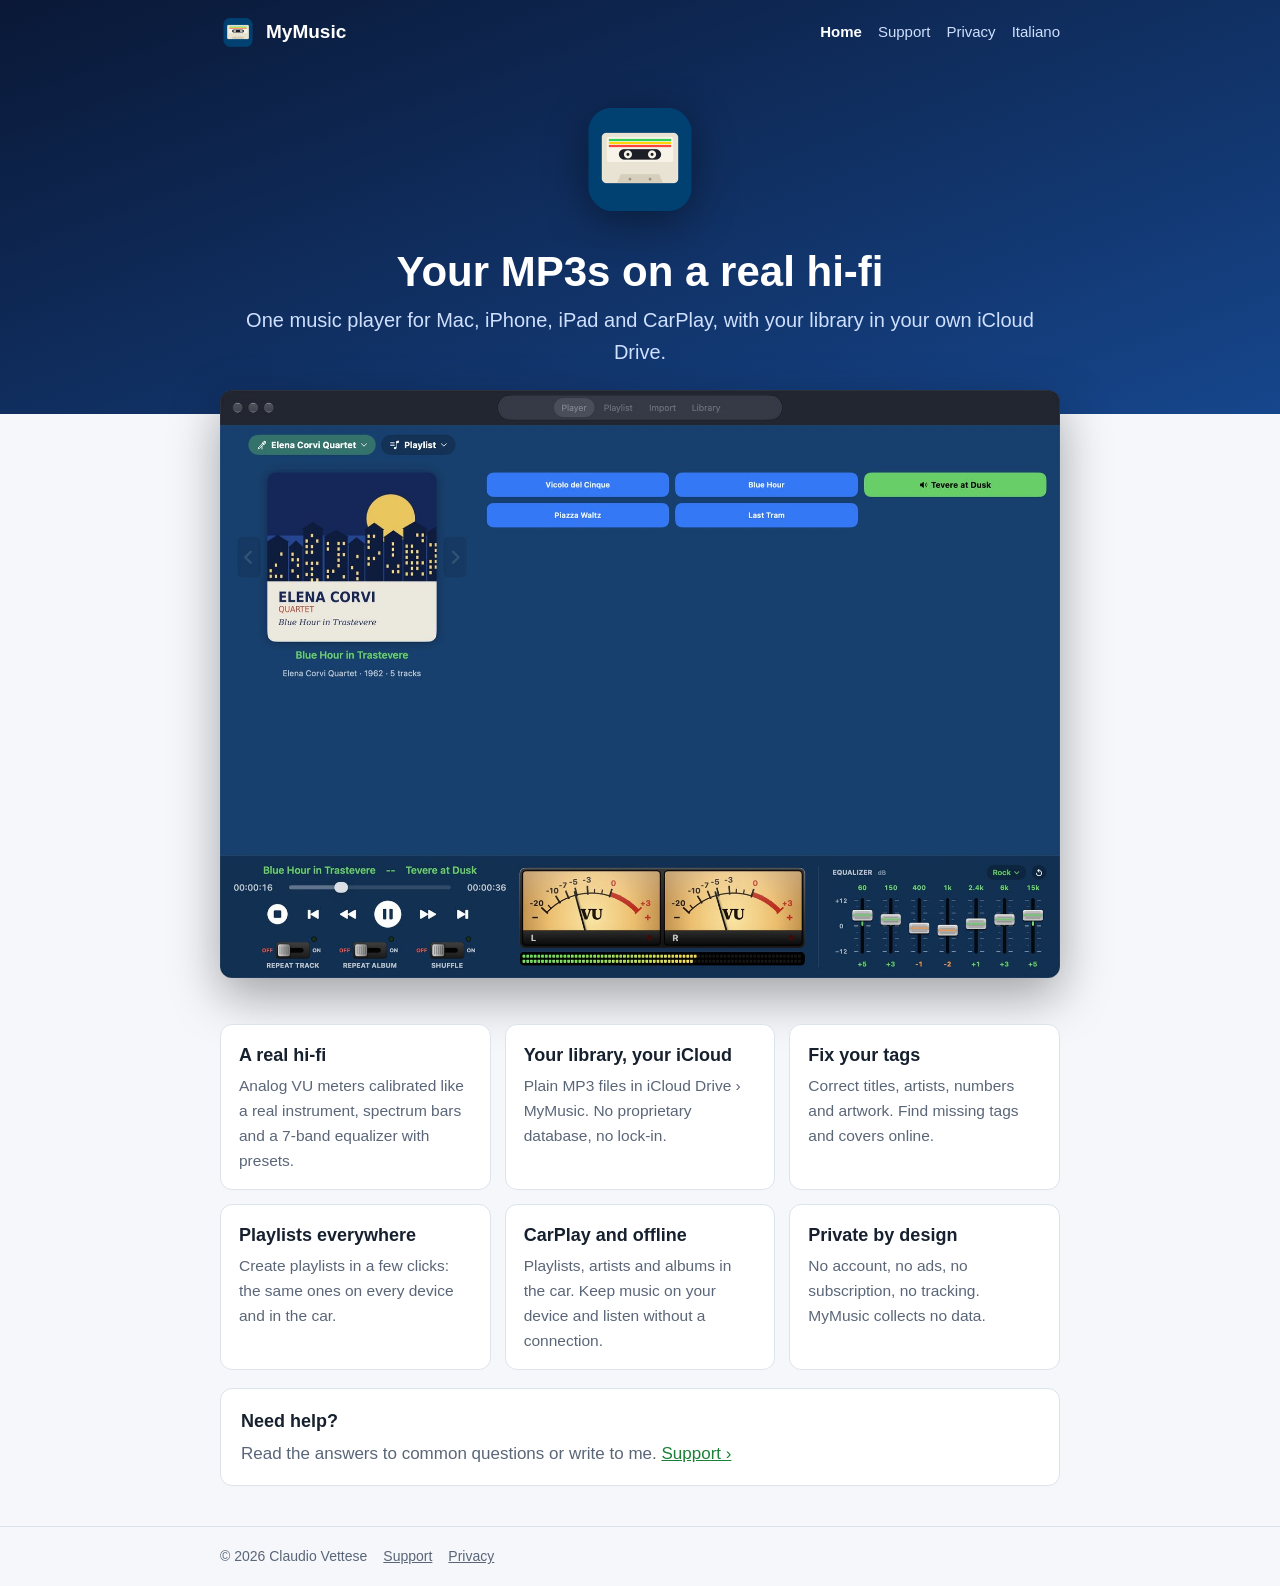
<file: index.html>
<!doctype html>
<html lang="en">
<head>
<meta charset="utf-8">
<meta name="viewport" content="width=device-width, initial-scale=1">
<title>MyMusic</title>
<meta name="description" content="MyMusic — Your MP3s on a real hi-fi">
<link rel="icon" href="icon.png">
<link rel="apple-touch-icon" href="icon.png">
<link rel="stylesheet" href="style.css">
</head>
<body>
<header>
<div class="bar"><a class="brand" href="./"><img src="icon.png" alt="">MyMusic</a>
<nav><a href="./" class=on>Home</a><a href="support.html">Support</a><a href="privacy.html">Privacy</a><a href="it/" lang="it">Italiano</a></nav></div>
<div class="hero"><img class="icon" src="icon.png" alt="MyMusic">
<h1>Your MP3s on a real hi-fi</h1><p>One music player for Mac, iPhone, iPad and CarPlay, with your library in your own iCloud Drive.</p></div></header>
<div class="shot"><img src="player.jpg" alt="MyMusic"></div>
<main><div class="grid"><div class="card"><h3>A real hi-fi</h3><p>Analog VU meters calibrated like a real instrument, spectrum bars and a 7-band equalizer with presets.</p></div><div class="card"><h3>Your library, your iCloud</h3><p>Plain MP3 files in iCloud Drive › MyMusic. No proprietary database, no lock-in.</p></div><div class="card"><h3>Fix your tags</h3><p>Correct titles, artists, numbers and artwork. Find missing tags and covers online.</p></div><div class="card"><h3>Playlists everywhere</h3><p>Create playlists in a few clicks: the same ones on every device and in the car.</p></div><div class="card"><h3>CarPlay and offline</h3><p>Playlists, artists and albums in the car. Keep music on your device and listen without a connection.</p></div><div class="card"><h3>Private by design</h3><p>No account, no ads, no subscription, no tracking. MyMusic collects no data.</p></div></div>
<div class="contact"><h3 style="margin:0 0 4px">Need help?</h3><p class="muted" style="margin:0">Read the answers to common questions or write to me. <a href="support.html">Support ›</a></p></div></main>
<footer><div class="in"><span>© 2026 Claudio Vettese</span><a href="support.html">Support</a><a href="privacy.html">Privacy</a></div></footer>
</body>
</html>
</file>
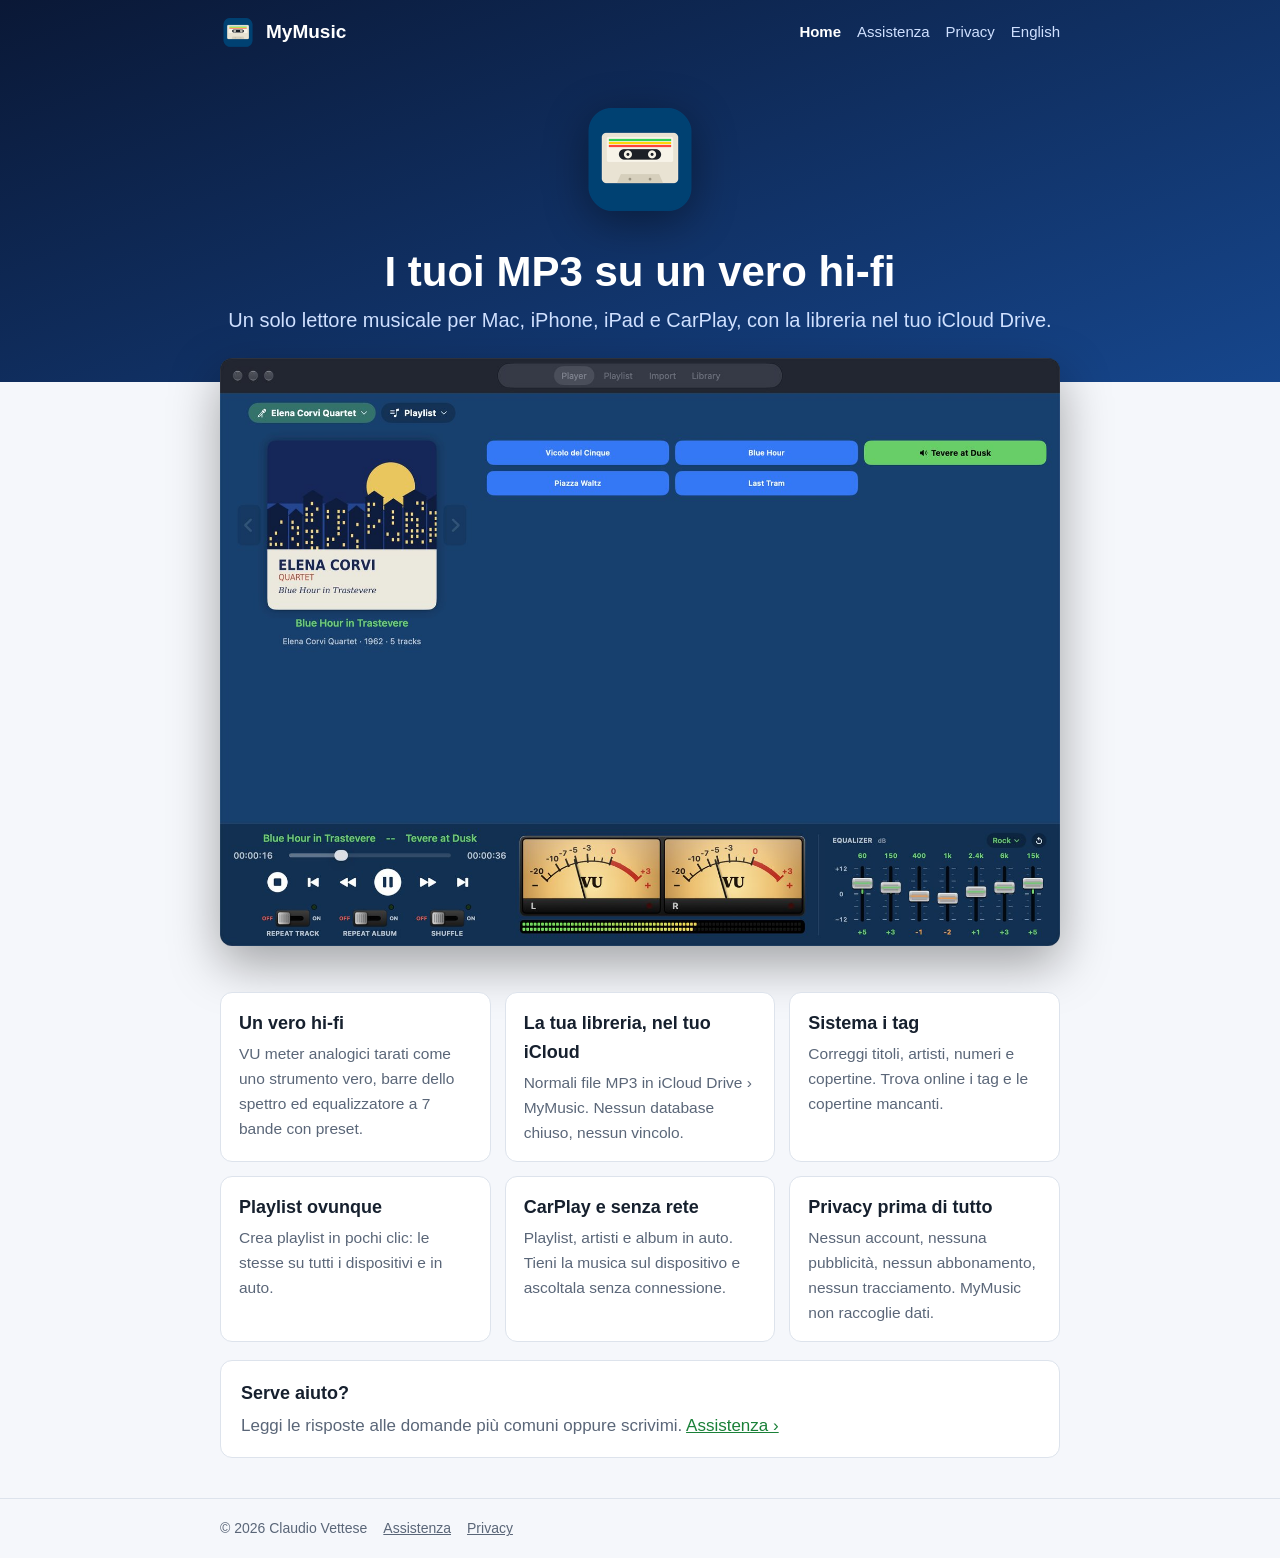
<file: it/index.html>
<!doctype html>
<html lang="it">
<head>
<meta charset="utf-8">
<meta name="viewport" content="width=device-width, initial-scale=1">
<title>MyMusic</title>
<meta name="description" content="MyMusic — I tuoi MP3 su un vero hi-fi">
<link rel="icon" href="../icon.png">
<link rel="apple-touch-icon" href="../icon.png">
<link rel="stylesheet" href="../style.css">
</head>
<body>
<header>
<div class="bar"><a class="brand" href="./"><img src="../icon.png" alt="">MyMusic</a>
<nav><a href="./" class=on>Home</a><a href="support.html">Assistenza</a><a href="privacy.html">Privacy</a><a href="../" lang="en">English</a></nav></div>
<div class="hero"><img class="icon" src="../icon.png" alt="MyMusic">
<h1>I tuoi MP3 su un vero hi-fi</h1><p>Un solo lettore musicale per Mac, iPhone, iPad e CarPlay, con la libreria nel tuo iCloud Drive.</p></div></header>
<div class="shot"><img src="../player.jpg" alt="MyMusic"></div>
<main><div class="grid"><div class="card"><h3>Un vero hi-fi</h3><p>VU meter analogici tarati come uno strumento vero, barre dello spettro ed equalizzatore a 7 bande con preset.</p></div><div class="card"><h3>La tua libreria, nel tuo iCloud</h3><p>Normali file MP3 in iCloud Drive › MyMusic. Nessun database chiuso, nessun vincolo.</p></div><div class="card"><h3>Sistema i tag</h3><p>Correggi titoli, artisti, numeri e copertine. Trova online i tag e le copertine mancanti.</p></div><div class="card"><h3>Playlist ovunque</h3><p>Crea playlist in pochi clic: le stesse su tutti i dispositivi e in auto.</p></div><div class="card"><h3>CarPlay e senza rete</h3><p>Playlist, artisti e album in auto. Tieni la musica sul dispositivo e ascoltala senza connessione.</p></div><div class="card"><h3>Privacy prima di tutto</h3><p>Nessun account, nessuna pubblicità, nessun abbonamento, nessun tracciamento. MyMusic non raccoglie dati.</p></div></div>
<div class="contact"><h3 style="margin:0 0 4px">Serve aiuto?</h3><p class="muted" style="margin:0">Leggi le risposte alle domande più comuni oppure scrivimi. <a href="support.html">Assistenza ›</a></p></div></main>
<footer><div class="in"><span>© 2026 Claudio Vettese</span><a href="support.html">Assistenza</a><a href="privacy.html">Privacy</a></div></footer>
</body>
</html>
</file>
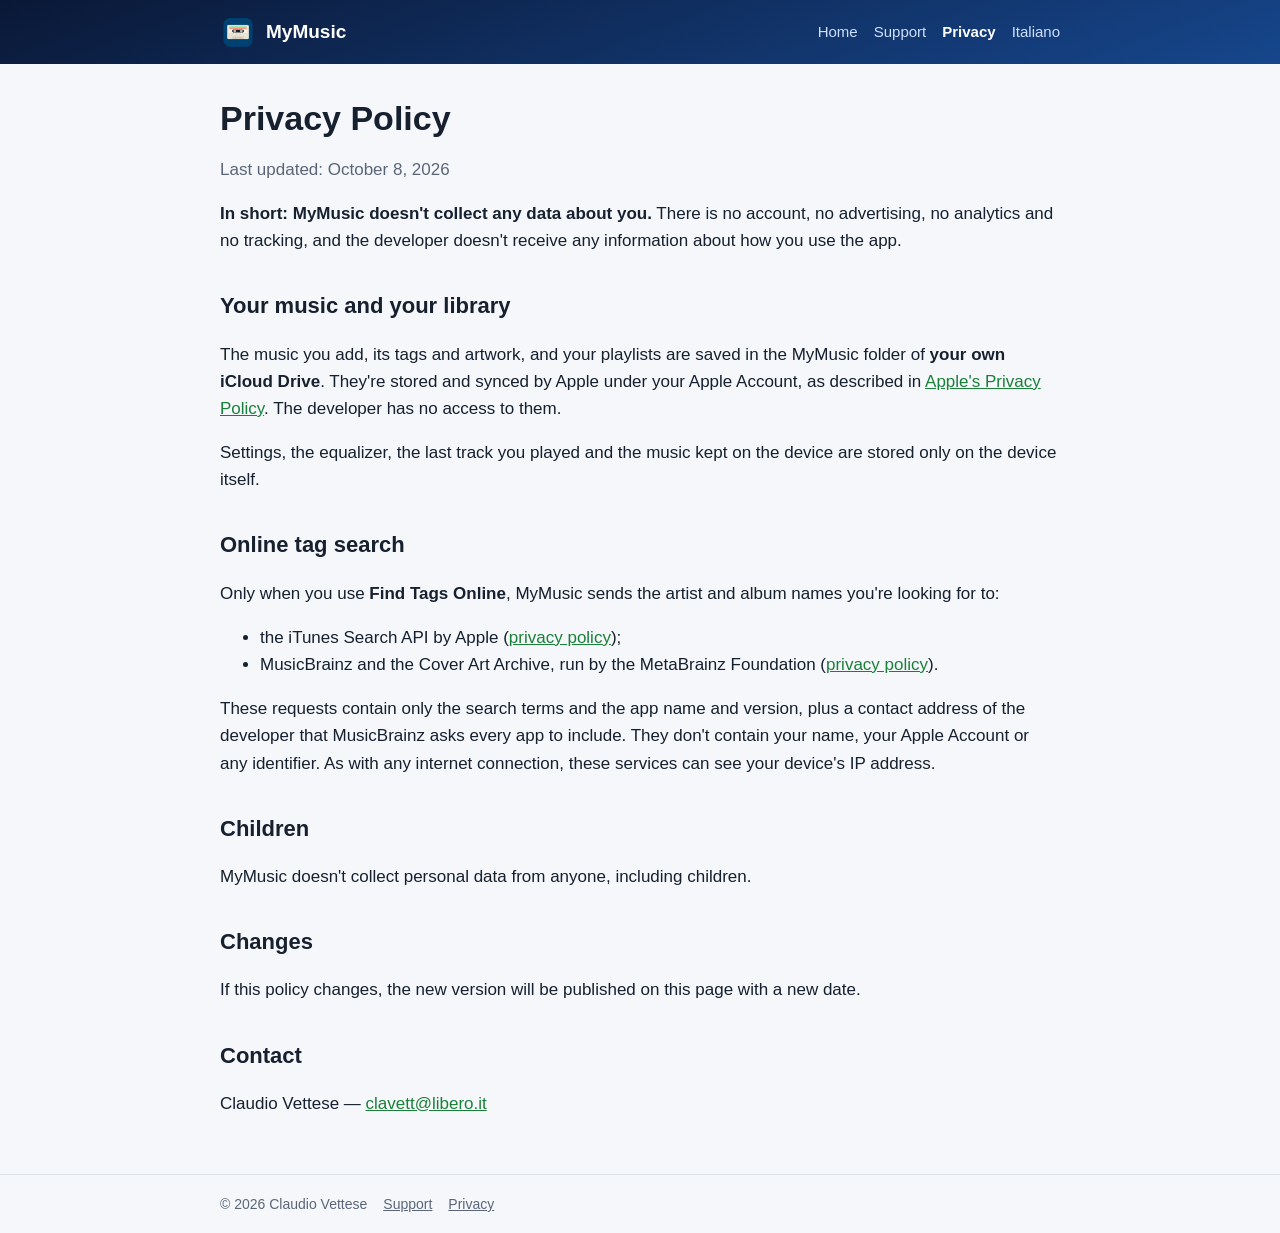
<file: privacy.html>
<!doctype html>
<html lang="en">
<head>
<meta charset="utf-8">
<meta name="viewport" content="width=device-width, initial-scale=1">
<title>MyMusic — Privacy Policy</title>
<meta name="description" content="MyMusic — Your MP3s on a real hi-fi">
<link rel="icon" href="icon.png">
<link rel="apple-touch-icon" href="icon.png">
<link rel="stylesheet" href="style.css">
</head>
<body>
<header>
<div class="bar"><a class="brand" href="./"><img src="icon.png" alt="">MyMusic</a>
<nav><a href="./">Home</a><a href="support.html">Support</a><a href="privacy.html" class=on>Privacy</a><a href="it/privacy.html" lang="it">Italiano</a></nav></div>
</header>
<main><h1>Privacy Policy</h1><p class="muted">Last updated: October 8, 2026</p>
<p><b>In short: MyMusic doesn't collect any data about you.</b> There is no account, no advertising, no analytics and no tracking, and the developer doesn't receive any information about how you use the app.</p>

<h2>Your music and your library</h2>
<p>The music you add, its tags and artwork, and your playlists are saved in the MyMusic folder of <b>your own iCloud Drive</b>. They're stored and synced by Apple under your Apple Account, as described in <a href="https://www.apple.com/legal/privacy/">Apple's Privacy Policy</a>. The developer has no access to them.</p>
<p>Settings, the equalizer, the last track you played and the music kept on the device are stored only on the device itself.</p>

<h2>Online tag search</h2>
<p>Only when you use <b>Find Tags Online</b>, MyMusic sends the artist and album names you're looking for to:</p>
<ul>
<li>the iTunes Search API by Apple (<a href="https://www.apple.com/legal/privacy/">privacy policy</a>);</li>
<li>MusicBrainz and the Cover Art Archive, run by the MetaBrainz Foundation (<a href="https://metabrainz.org/privacy">privacy policy</a>).</li>
</ul>
<p>These requests contain only the search terms and the app name and version, plus a contact address of the developer that MusicBrainz asks every app to include. They don't contain your name, your Apple Account or any identifier. As with any internet connection, these services can see your device's IP address.</p>

<h2>Children</h2>
<p>MyMusic doesn't collect personal data from anyone, including children.</p>

<h2>Changes</h2>
<p>If this policy changes, the new version will be published on this page with a new date.</p>

<h2>Contact</h2>
<p>Claudio Vettese — <a href="mailto:clavett@libero.it">clavett@libero.it</a></p>
</main>
<footer><div class="in"><span>© 2026 Claudio Vettese</span><a href="support.html">Support</a><a href="privacy.html">Privacy</a></div></footer>
</body>
</html>
</file>
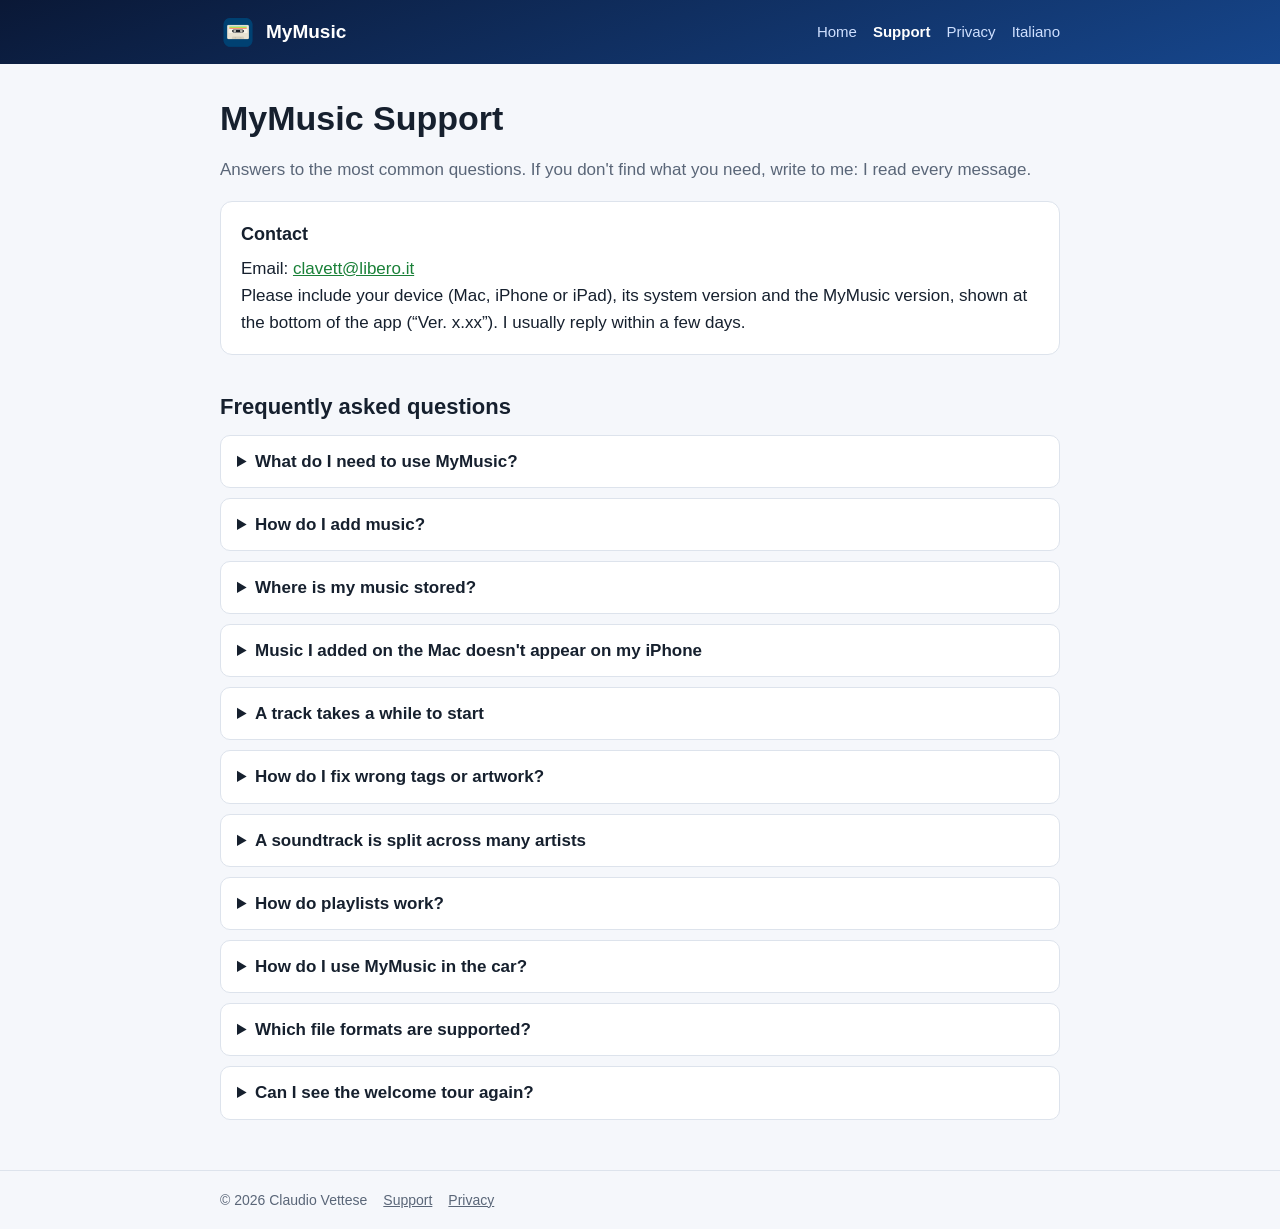
<file: support.html>
<!doctype html>
<html lang="en">
<head>
<meta charset="utf-8">
<meta name="viewport" content="width=device-width, initial-scale=1">
<title>MyMusic Support</title>
<meta name="description" content="MyMusic — Your MP3s on a real hi-fi">
<link rel="icon" href="icon.png">
<link rel="apple-touch-icon" href="icon.png">
<link rel="stylesheet" href="style.css">
</head>
<body>
<header>
<div class="bar"><a class="brand" href="./"><img src="icon.png" alt="">MyMusic</a>
<nav><a href="./">Home</a><a href="support.html" class=on>Support</a><a href="privacy.html">Privacy</a><a href="it/support.html" lang="it">Italiano</a></nav></div>
</header>
<main><h1>MyMusic Support</h1><p class="muted">Answers to the most common questions. If you don't find what you need, write to me: I read every message.</p>
<div class="contact"><h3 style="margin:0 0 6px">Contact</h3><p style="margin:0">Email: <a href="mailto:clavett@libero.it?subject=MyMusic%20support">clavett@libero.it</a><br>Please include your device (Mac, iPhone or iPad), its system version and the MyMusic version, shown at the bottom of the app (“Ver. x.xx”). I usually reply within a few days.</p></div>
<h2>Frequently asked questions</h2><details><summary>What do I need to use MyMusic?</summary><p>A Mac with macOS 12 Monterey or later, or an iPhone or iPad with iOS / iPadOS 15 or later, signed in to iCloud with iCloud Drive turned on. MyMusic doesn't include or sell music: it plays the audio files you already own.</p></details><details><summary>How do I add music?</summary><ul><li><b>Mac:</b> open the <b>Import</b> tab, drag files or folders into the table (or press ⌘O), check the tags and click <b>Save to iCloud</b>.</li><li><b>iPhone and iPad:</b> tap ☁︎ › <b>Add music</b> › <b>Choose files or folders</b>, check the albums and tap <b>Save to iCloud</b>. You can also share an audio file to MyMusic from Files, Mail and other apps.</li></ul></details><details><summary>Where is my music stored?</summary><p>In the <b>MyMusic</b> folder of your iCloud Drive, organised as Artist › Album › tracks. They're ordinary audio files: you can see them in the Finder and in the Files app, and they stay yours even without MyMusic.</p></details><details><summary>Music I added on the Mac doesn't appear on my iPhone</summary><ul><li>Check that both devices use the same Apple Account and that iCloud Drive is on (on iPhone: Settings › your name › iCloud › iCloud Drive, with MyMusic allowed).</li><li>Give iCloud a few minutes to sync, especially after adding many albums.</li><li>On the Mac, the <b>Library</b> tab has a <b>Refresh</b> button.</li></ul></details><details><summary>A track takes a while to start</summary><p>If a track isn't on the device yet, iCloud has to download it first; on a mobile connection this can take a while. Use ☁︎ › <b>Music on iPhone</b> (or <b>Music on iPad</b>) to keep music on the device: it downloads over Wi-Fi and then plays instantly, even offline. There you can also choose which artists and playlists to always keep.</p></details><details><summary>How do I fix wrong tags or artwork?</summary><p>On the Mac, open the <b>Library</b> tab and click <b>Edit Album Tags</b>. On iPhone and iPad, tap ☁︎ › <b>Library…</b> and tap an album. In both places <b>Find Tags Online</b> searches the iTunes and MusicBrainz catalogues for titles, years and covers.</p></details><details><summary>A soundtrack is split across many artists</summary><p>On the Mac, use <b>Move to Soundtracks</b> in the Library tab. On iPhone and iPad, in ☁︎ › <b>Library…</b> touch and hold the album and choose <b>Merge</b>: the tracks are gathered in a single album.</p></details><details><summary>How do playlists work?</summary><p>On the Mac, open the <b>Playlist</b> tab, press + and drag tracks from the right-hand list. On iPhone and iPad, tap ☁︎ › <b>New Playlist</b>, then touch and hold a track › <b>Add to Playlist</b>. Playlists are stored in iCloud too, so you find them on every device and in CarPlay.</p></details><details><summary>How do I use MyMusic in the car?</summary><p>Connect your iPhone to a CarPlay car: MyMusic shows Playlists, Artists, Albums and Recent. On the Now Playing screen you have −10 s / +10 s, repeat, shuffle and equalizer presets; hold the previous / next buttons to scan.</p></details><details><summary>Which file formats are supported?</summary><p>MyMusic is designed for MP3 files, including their tags and embedded artwork. It can also add M4A / AAC, WAV, AIFF and FLAC files.</p></details><details><summary>Can I see the welcome tour again?</summary><p>Yes: on iPhone and iPad open ☁︎ › <b>Help</b> › <b>Show Welcome Again</b>. On the Mac, the guide is in Help › <b>MyMusic Help</b>.</p></details></main>
<footer><div class="in"><span>© 2026 Claudio Vettese</span><a href="support.html">Support</a><a href="privacy.html">Privacy</a></div></footer>
</body>
</html>
</file>
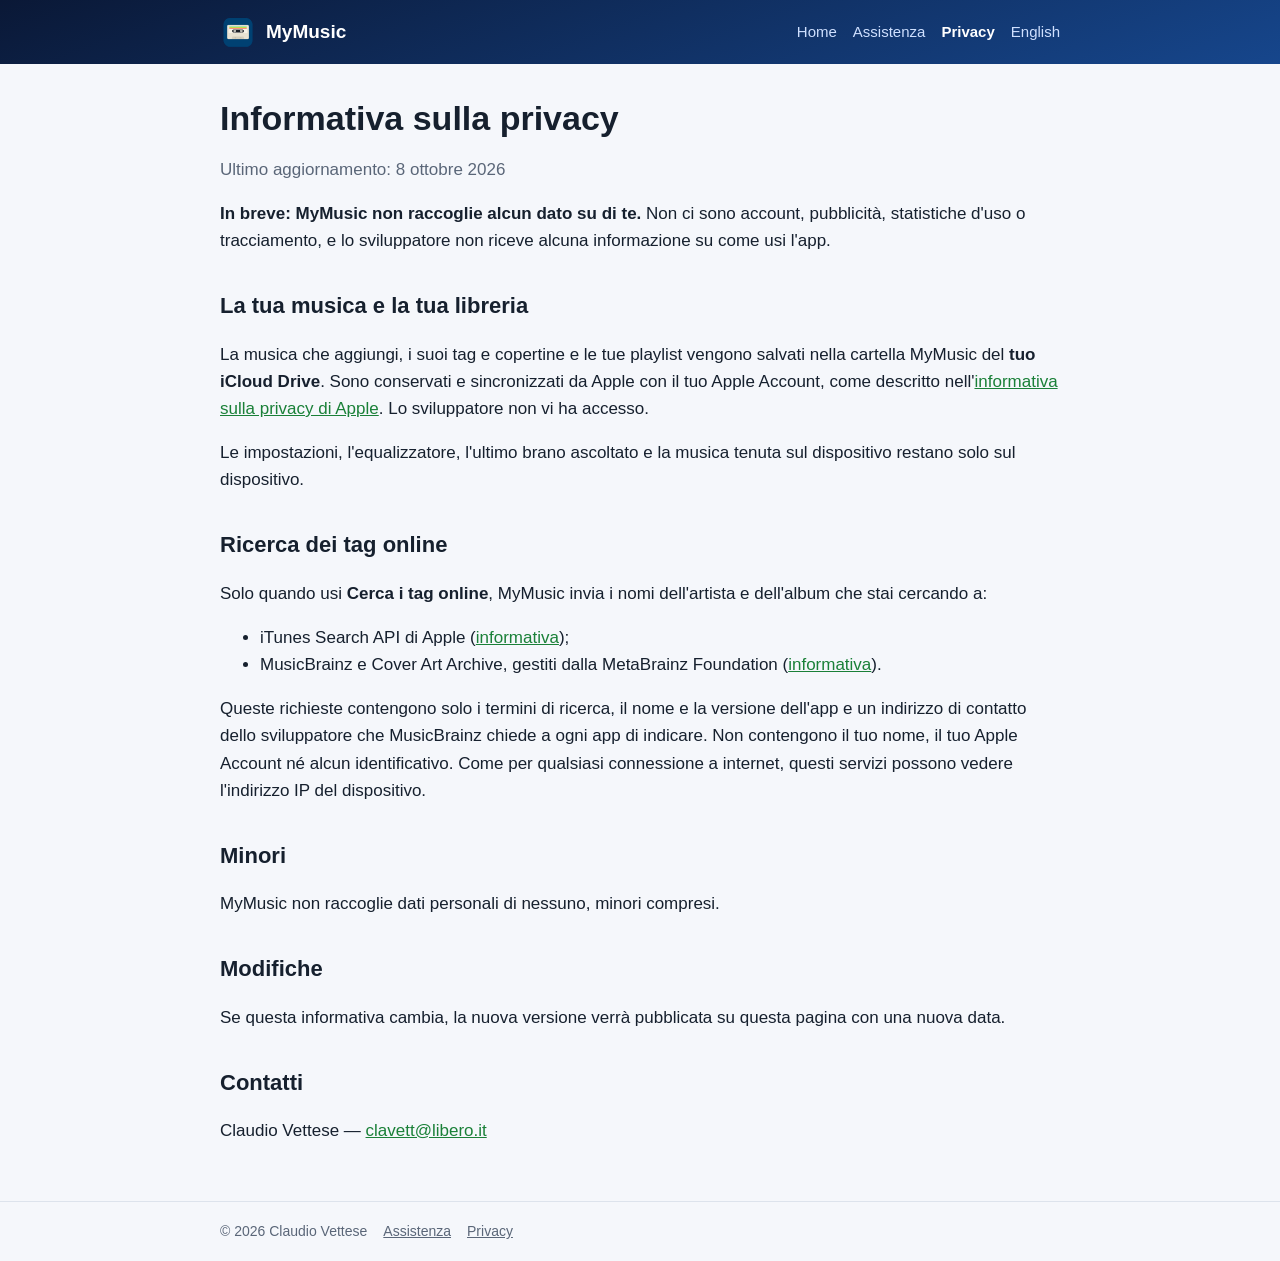
<file: it/privacy.html>
<!doctype html>
<html lang="it">
<head>
<meta charset="utf-8">
<meta name="viewport" content="width=device-width, initial-scale=1">
<title>MyMusic — Informativa sulla privacy</title>
<meta name="description" content="MyMusic — I tuoi MP3 su un vero hi-fi">
<link rel="icon" href="../icon.png">
<link rel="apple-touch-icon" href="../icon.png">
<link rel="stylesheet" href="../style.css">
</head>
<body>
<header>
<div class="bar"><a class="brand" href="./"><img src="../icon.png" alt="">MyMusic</a>
<nav><a href="./">Home</a><a href="support.html">Assistenza</a><a href="privacy.html" class=on>Privacy</a><a href="../privacy.html" lang="en">English</a></nav></div>
</header>
<main><h1>Informativa sulla privacy</h1><p class="muted">Ultimo aggiornamento: 8 ottobre 2026</p>
<p><b>In breve: MyMusic non raccoglie alcun dato su di te.</b> Non ci sono account, pubblicità, statistiche d'uso o tracciamento, e lo sviluppatore non riceve alcuna informazione su come usi l'app.</p>

<h2>La tua musica e la tua libreria</h2>
<p>La musica che aggiungi, i suoi tag e copertine e le tue playlist vengono salvati nella cartella MyMusic del <b>tuo iCloud Drive</b>. Sono conservati e sincronizzati da Apple con il tuo Apple Account, come descritto nell'<a href="https://www.apple.com/it/legal/privacy/">informativa sulla privacy di Apple</a>. Lo sviluppatore non vi ha accesso.</p>
<p>Le impostazioni, l'equalizzatore, l'ultimo brano ascoltato e la musica tenuta sul dispositivo restano solo sul dispositivo.</p>

<h2>Ricerca dei tag online</h2>
<p>Solo quando usi <b>Cerca i tag online</b>, MyMusic invia i nomi dell'artista e dell'album che stai cercando a:</p>
<ul>
<li>iTunes Search API di Apple (<a href="https://www.apple.com/it/legal/privacy/">informativa</a>);</li>
<li>MusicBrainz e Cover Art Archive, gestiti dalla MetaBrainz Foundation (<a href="https://metabrainz.org/privacy">informativa</a>).</li>
</ul>
<p>Queste richieste contengono solo i termini di ricerca, il nome e la versione dell'app e un indirizzo di contatto dello sviluppatore che MusicBrainz chiede a ogni app di indicare. Non contengono il tuo nome, il tuo Apple Account né alcun identificativo. Come per qualsiasi connessione a internet, questi servizi possono vedere l'indirizzo IP del dispositivo.</p>

<h2>Minori</h2>
<p>MyMusic non raccoglie dati personali di nessuno, minori compresi.</p>

<h2>Modifiche</h2>
<p>Se questa informativa cambia, la nuova versione verrà pubblicata su questa pagina con una nuova data.</p>

<h2>Contatti</h2>
<p>Claudio Vettese — <a href="mailto:clavett@libero.it">clavett@libero.it</a></p>
</main>
<footer><div class="in"><span>© 2026 Claudio Vettese</span><a href="support.html">Assistenza</a><a href="privacy.html">Privacy</a></div></footer>
</body>
</html>
</file>
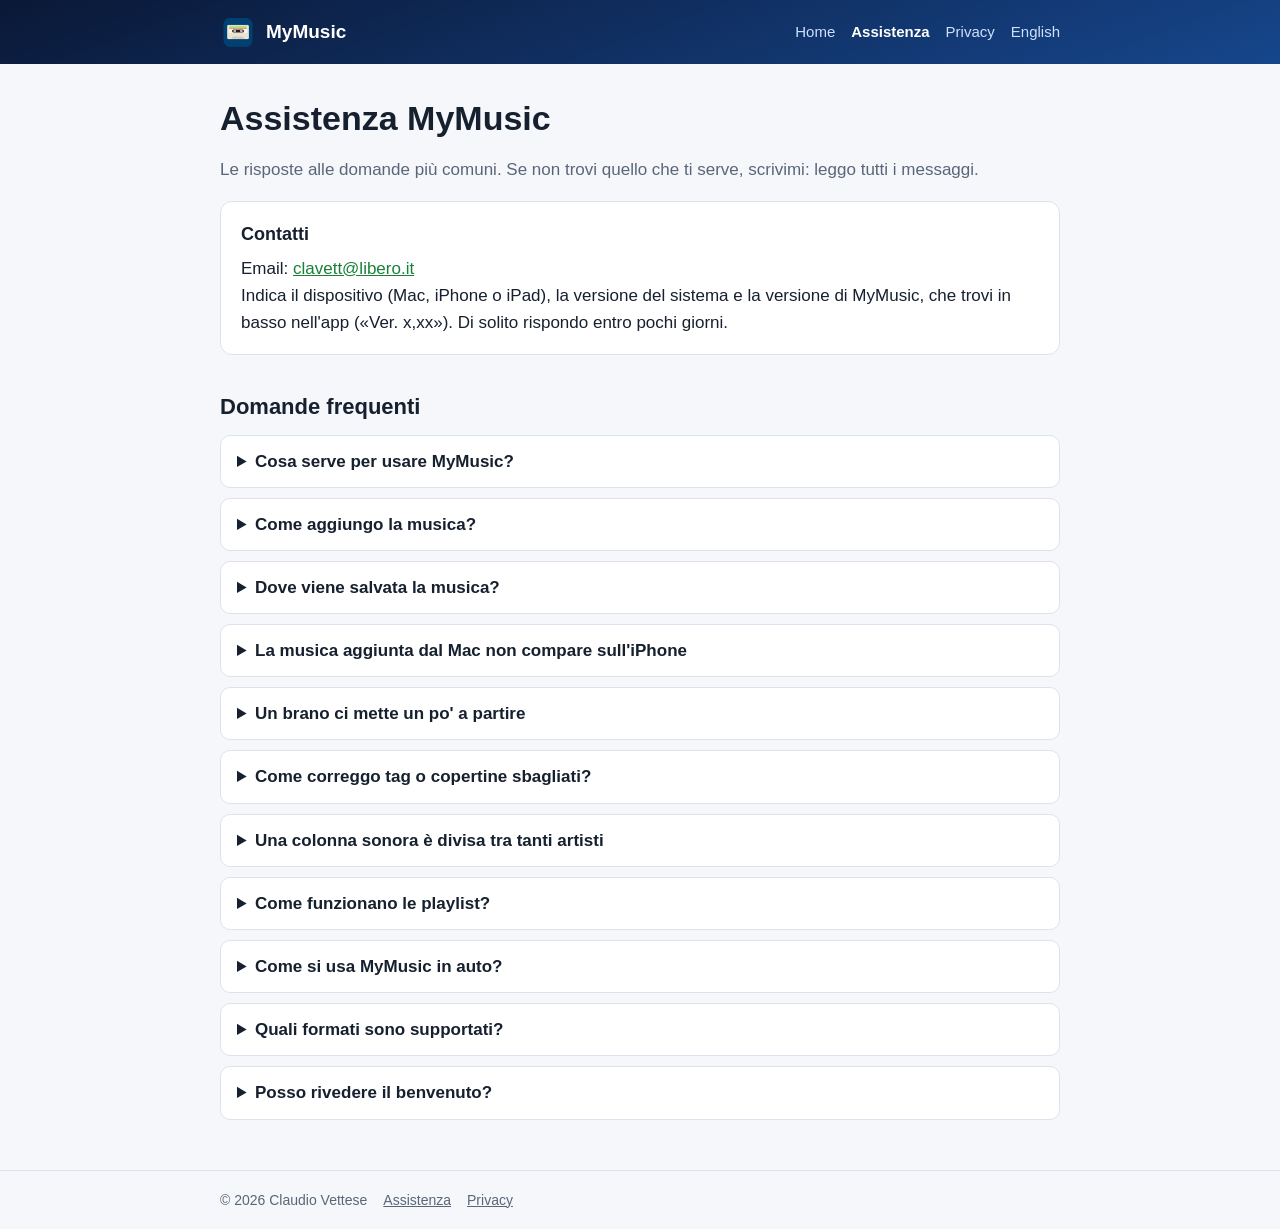
<file: it/support.html>
<!doctype html>
<html lang="it">
<head>
<meta charset="utf-8">
<meta name="viewport" content="width=device-width, initial-scale=1">
<title>Assistenza MyMusic</title>
<meta name="description" content="MyMusic — I tuoi MP3 su un vero hi-fi">
<link rel="icon" href="../icon.png">
<link rel="apple-touch-icon" href="../icon.png">
<link rel="stylesheet" href="../style.css">
</head>
<body>
<header>
<div class="bar"><a class="brand" href="./"><img src="../icon.png" alt="">MyMusic</a>
<nav><a href="./">Home</a><a href="support.html" class=on>Assistenza</a><a href="privacy.html">Privacy</a><a href="../support.html" lang="en">English</a></nav></div>
</header>
<main><h1>Assistenza MyMusic</h1><p class="muted">Le risposte alle domande più comuni. Se non trovi quello che ti serve, scrivimi: leggo tutti i messaggi.</p>
<div class="contact"><h3 style="margin:0 0 6px">Contatti</h3><p style="margin:0">Email: <a href="mailto:clavett@libero.it?subject=Assistenza%20MyMusic">clavett@libero.it</a><br>Indica il dispositivo (Mac, iPhone o iPad), la versione del sistema e la versione di MyMusic, che trovi in basso nell'app («Ver. x,xx»). Di solito rispondo entro pochi giorni.</p></div>
<h2>Domande frequenti</h2><details><summary>Cosa serve per usare MyMusic?</summary><p>Un Mac con macOS 12 Monterey o successivo, oppure un iPhone o iPad con iOS / iPadOS 15 o successivo, con l'accesso a iCloud e iCloud Drive attivo. MyMusic non contiene né vende musica: riproduce i file audio che possiedi già.</p></details><details><summary>Come aggiungo la musica?</summary><ul><li><b>Mac:</b> apri la scheda <b>Acquisisci</b>, trascina file o cartelle nella tabella (oppure ⌘O), controlla i tag e premi <b>Salva in iCloud</b>.</li><li><b>iPhone e iPad:</b> tocca ☁︎ › <b>Aggiungi musica</b> › <b>Scegli file o cartelle</b>, controlla gli album e tocca <b>Salva in iCloud</b>. Puoi anche condividere un file audio con MyMusic da File, Mail e altre app.</li></ul></details><details><summary>Dove viene salvata la musica?</summary><p>Nella cartella <b>MyMusic</b> del tuo iCloud Drive, ordinata per Artista › Album › brani. Sono normali file audio: li vedi nel Finder e nell'app File, e restano tuoi anche senza MyMusic.</p></details><details><summary>La musica aggiunta dal Mac non compare sull'iPhone</summary><ul><li>Controlla che i due dispositivi usino lo stesso Apple Account e che iCloud Drive sia attivo (su iPhone: Impostazioni › il tuo nome › iCloud › iCloud Drive, con MyMusic abilitata).</li><li>Lascia a iCloud qualche minuto per sincronizzare, soprattutto dopo aver aggiunto molti album.</li><li>Sul Mac, nella scheda <b>Libreria</b> c'è il pulsante <b>Aggiorna</b>.</li></ul></details><details><summary>Un brano ci mette un po' a partire</summary><p>Se il brano non è ancora sul dispositivo, iCloud deve prima scaricarlo; con la rete cellulare può volerci un po'. Con ☁︎ › <b>Musica sull'iPhone</b> (o <b>Musica sull'iPad</b>) tieni la musica sul dispositivo: si scarica in Wi-Fi e poi parte subito, anche senza rete. Lì puoi anche scegliere quali artisti e playlist tenere sempre.</p></details><details><summary>Come correggo tag o copertine sbagliati?</summary><p>Sul Mac apri la scheda <b>Libreria</b> e premi <b>Modifica tag album</b>. Su iPhone e iPad tocca ☁︎ › <b>Libreria…</b> e poi un album. In entrambi <b>Cerca i tag online</b> cerca titoli, anni e copertine nei cataloghi di iTunes e MusicBrainz.</p></details><details><summary>Una colonna sonora è divisa tra tanti artisti</summary><p>Sul Mac usa <b>Sposta in Colonne sonore</b> nella scheda Libreria. Su iPhone e iPad, in ☁︎ › <b>Libreria…</b> tieni premuto l'album e scegli <b>Unisci</b>: i brani vengono riuniti in un solo album.</p></details><details><summary>Come funzionano le playlist?</summary><p>Sul Mac apri la scheda <b>Playlist</b>, premi + e trascina i brani dall'elenco a destra. Su iPhone e iPad tocca ☁︎ › <b>Nuova playlist</b>, poi tieni premuto un brano › <b>Aggiungi a playlist</b>. Anche le playlist stanno in iCloud: le ritrovi su tutti i dispositivi e in CarPlay.</p></details><details><summary>Come si usa MyMusic in auto?</summary><p>Collega l'iPhone a un'auto con CarPlay: MyMusic mostra Playlist, Artisti, Album e Recenti. In «In riproduzione» trovi −10 s / +10 s, ripeti, casuale e i preset dell'equalizzatore; tieni premuti i tasti brano precedente / successivo per scorrere veloce.</p></details><details><summary>Quali formati sono supportati?</summary><p>MyMusic è pensata per i file MP3, con i loro tag e le copertine incorporate. Puoi aggiungere anche file M4A / AAC, WAV, AIFF e FLAC.</p></details><details><summary>Posso rivedere il benvenuto?</summary><p>Sì: su iPhone e iPad apri ☁︎ › <b>Guida</b> › <b>Rivedi il benvenuto</b>. Sul Mac la guida è in Aiuto › <b>Guida di MyMusic</b>.</p></details></main>
<footer><div class="in"><span>© 2026 Claudio Vettese</span><a href="support.html">Assistenza</a><a href="privacy.html">Privacy</a></div></footer>
</body>
</html>
</file>
<file: style.css>
:root{--bg:#f5f7fb;--card:#fff;--text:#16202e;--muted:#5a6678;--line:#dde3ec;--accent:#1a8038;--head1:#0a1836;--head2:#16468c}
@media (prefers-color-scheme:dark){:root{--bg:#0d1420;--card:#151e2c;--text:#e8edf5;--muted:#9aa7ba;--line:#26324a;--accent:#4cc46e}}
*{box-sizing:border-box}
body{margin:0;background:var(--bg);color:var(--text);font:17px/1.6 -apple-system,BlinkMacSystemFont,"SF Pro Text","Helvetica Neue",Arial,sans-serif}
a{color:var(--accent)}
header{background:linear-gradient(160deg,var(--head1),var(--head2));color:#fff}
.bar{max-width:880px;margin:0 auto;padding:14px 20px;display:flex;align-items:center;gap:12px;flex-wrap:wrap}
.bar .brand{display:flex;align-items:center;gap:10px;color:#fff;text-decoration:none;font-weight:700;font-size:19px;margin-right:auto}
.bar .brand img{width:36px;height:36px}
.bar nav a{color:#cfe0ff;text-decoration:none;margin-left:16px;font-size:15px}
.bar nav a.on{color:#fff;font-weight:600}
.hero{max-width:880px;margin:0 auto;padding:30px 20px 46px;text-align:center}
.hero img.icon{width:128px;height:128px;filter:drop-shadow(0 10px 22px rgba(0,0,0,.4))}
.hero h1{font-size:42px;line-height:1.15;margin:18px 0 8px}
.hero p{color:#cfe0ff;font-size:20px;margin:0}
.shot{max-width:880px;margin:-24px auto 0;padding:0 20px}
.shot img{width:100%;display:block;border-radius:12px;box-shadow:0 18px 50px rgba(0,0,0,.35)}
main{max-width:880px;margin:0 auto;padding:28px 20px 40px}
main h1{font-size:34px;line-height:1.2;margin:6px 0 8px}
main h2{font-size:22px;margin:34px 0 8px}
main h3{font-size:18px;margin:22px 0 4px}
.muted{color:var(--muted)}
.grid{display:grid;grid-template-columns:repeat(auto-fit,minmax(240px,1fr));gap:14px;margin-top:18px}
.card{background:var(--card);border:1px solid var(--line);border-radius:12px;padding:16px 18px}
.card h3{margin:0 0 4px}
.card p{margin:0;color:var(--muted);font-size:15.5px}
.contact{background:var(--card);border:1px solid var(--line);border-radius:12px;padding:18px 20px;margin-top:18px}
details{background:var(--card);border:1px solid var(--line);border-radius:10px;padding:12px 16px;margin:10px 0}
details summary{cursor:pointer;font-weight:600}
details p,details ul{margin:10px 0 2px;color:var(--muted)}
footer{border-top:1px solid var(--line);color:var(--muted);font-size:14px}
footer .in{max-width:880px;margin:0 auto;padding:18px 20px;display:flex;gap:16px;flex-wrap:wrap}
footer a{color:var(--muted)}
@media (max-width:560px){.hero h1{font-size:32px}.hero p{font-size:17px}.bar nav a{margin-left:0;margin-right:14px}}
</file>
